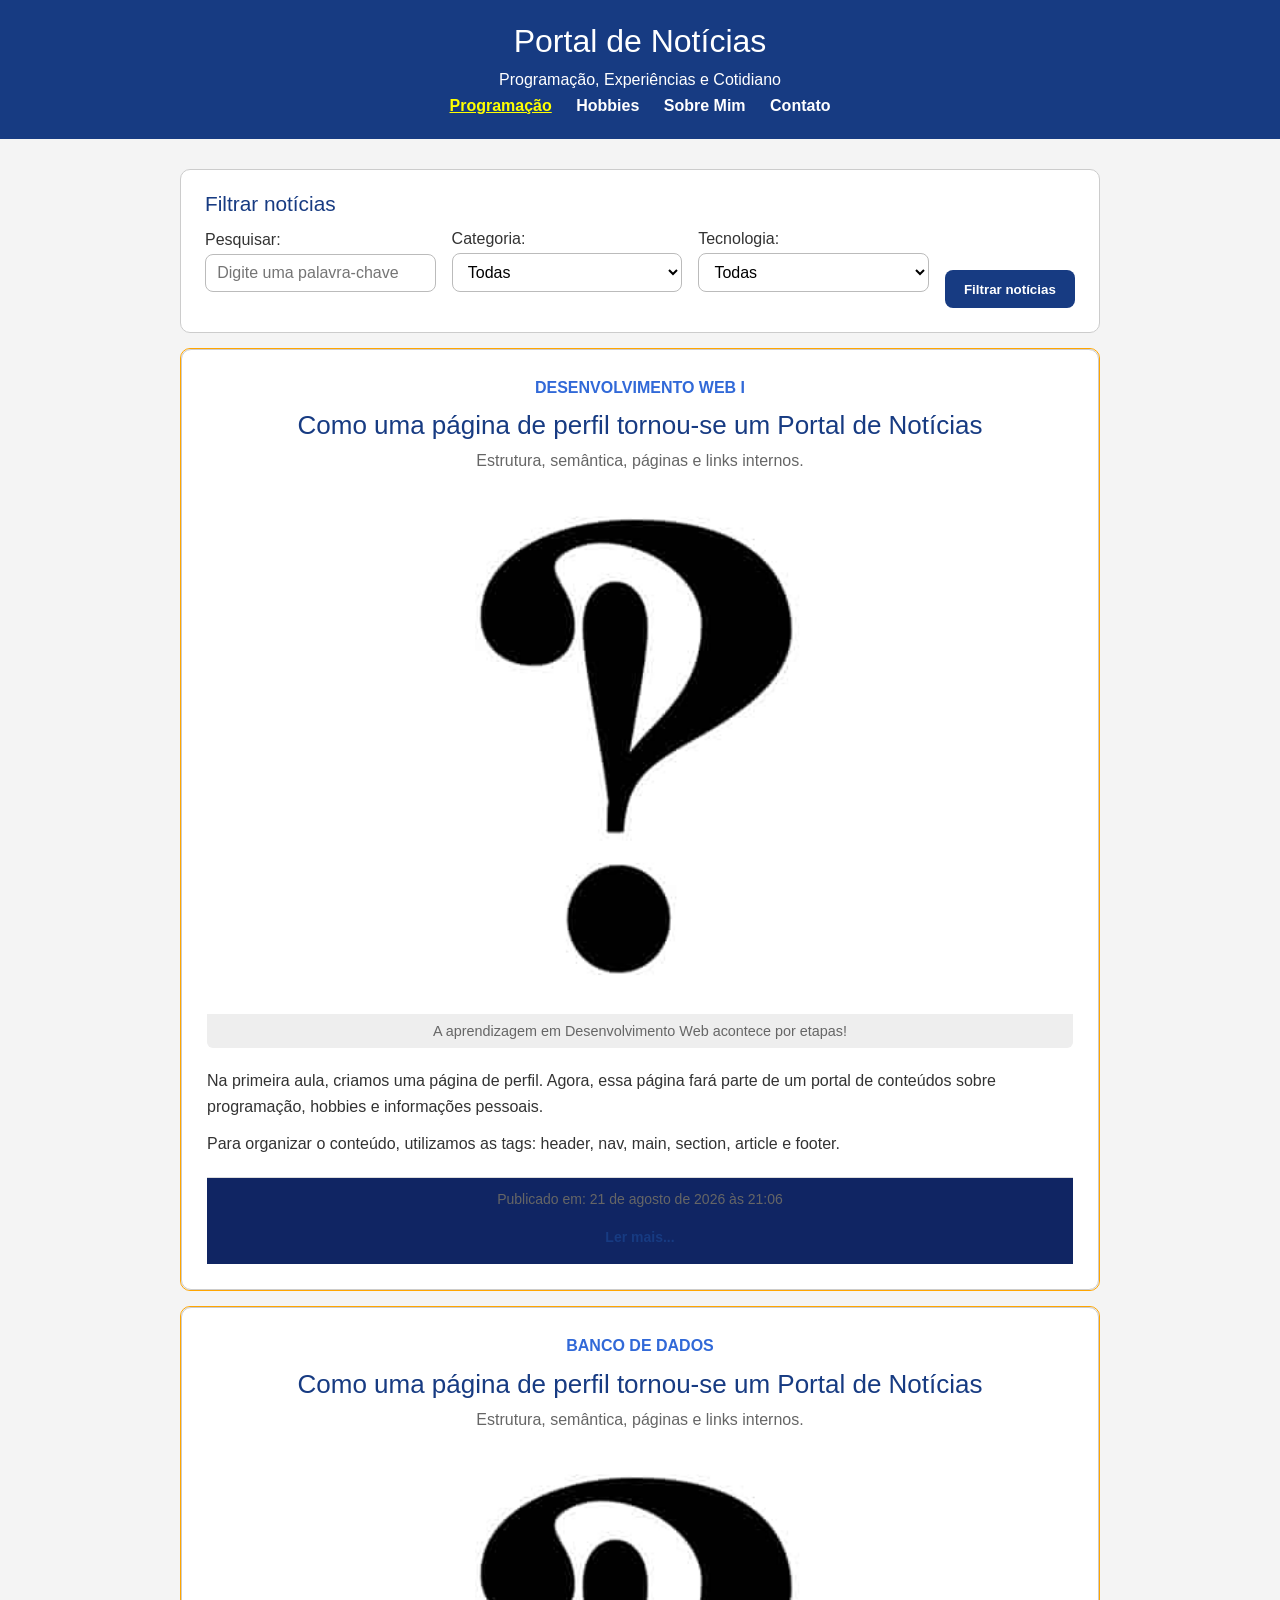
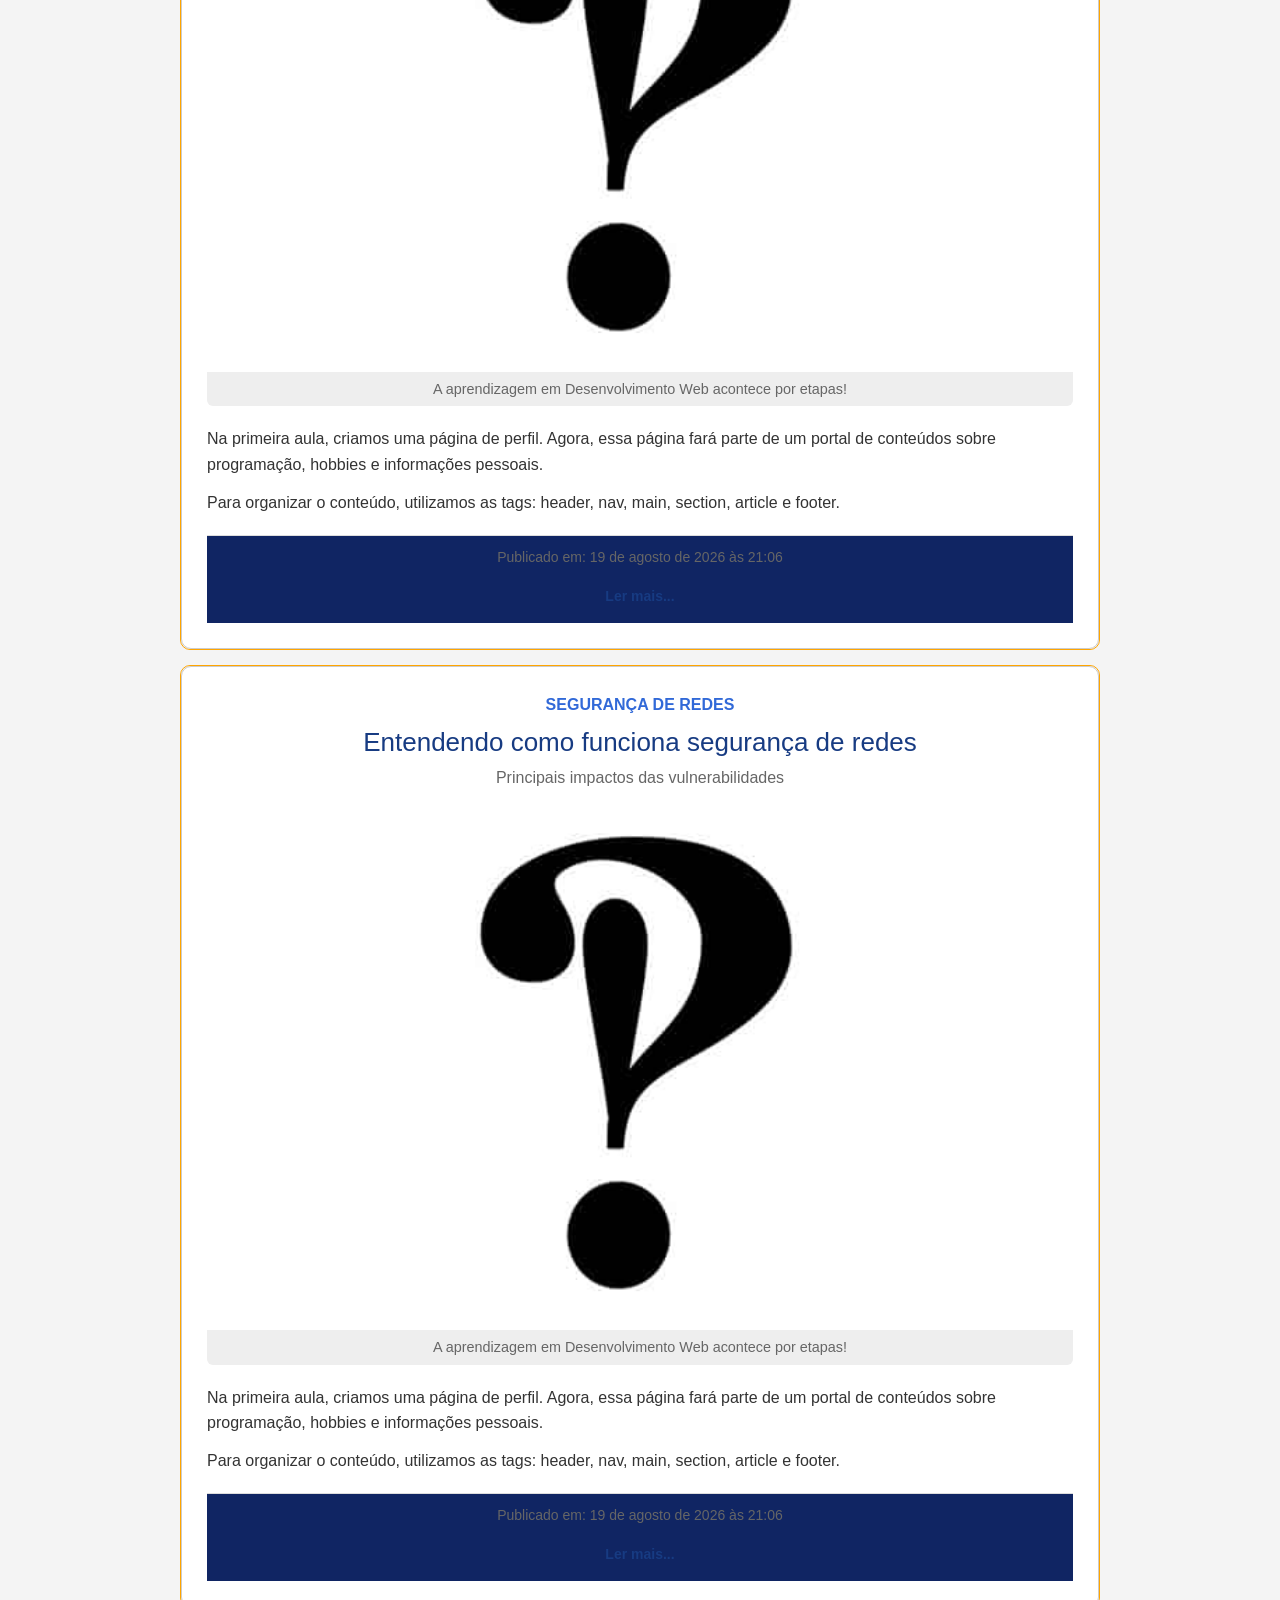
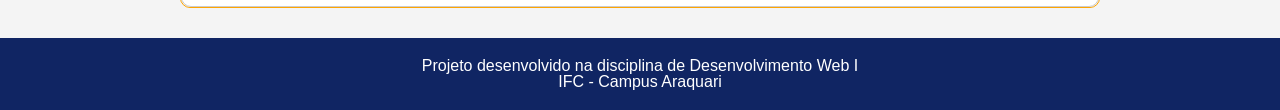
<file: index.html>
<!doctype html>
<html lang="pt-BR">
  <head>
    <meta charset="UTF-8" />
    <meta name="viewport" content="width=device-width, initial-scale=1.0" />
    <title>Portal de Notícias</title>
    <link rel="stylesheet" href="./css/reset.css" />
    <link rel="stylesheet" href="./css/global.css" />
    <link rel="stylesheet" href="./css/style.css" />
  </head>

  <body>
    <header>
      <h1>Portal de Notícias</h1>
      <p>Programação, Experiências e Cotidiano</p>

      <nav>
        <ul>
          <li><a href="index.html" aria-current="page">Programação</a></li>
          <li><a href="hobbies.html">Hobbies</a></li>
          <li><a href="perfil.html">Sobre Mim</a></li>
          <li><a href="contato.html">Contato</a></li>
        </ul>
      </nav>
    </header>

    <!-- Conteúdo principal -->
    <main>
      <!-- Filtro de notícias -->
      <section class="filtro-noticias">
        <h2>Filtrar notícias</h2>

        <form method="get" action="index.html">
          <div class="campo">
            <label for="busca">Pesquisar:</label>
            <input
              type="search"
              id="busca"
              name="busca"
              placeholder="Digite uma palavra-chave"
            />
          </div>

          <div class="campo">
            <label for="categoria">Categoria:</label>
            <select id="categoria" name="categoria">
              <option value="">Todas</option>
              <option value="desenvolvimento-web">Desenvolvimento Web</option>
              <option value="banco-de-dados">Banco de Dados</option>
              <option value="seguranca-redes">Segurança de Redes</option>
            </select>
          </div>

          <div class="campo">
            <label for="tecnologia">Tecnologia:</label>
            <select id="tecnologia" name="tecnologia">
              <option value="">Todas</option>
              <option value="html">HTML</option>
              <option value="css">CSS</option>
              <option value="javascript">JavaScript</option>
              <option value="mysql">MySQL</option>
            </select>
          </div>

          <button type="submit">Filtrar notícias</button>
        </form>
      </section>

      <!-- Notícia 1 -->
      <section>
        <article>
          <header>
            <p class="categoria">Desenvolvimento Web I</p>
            <h3>Como uma página de perfil tornou-se um Portal de Notícias</h3>
            <p class="subtitulo">
              Estrutura, semântica, páginas e links internos.
            </p>
          </header>

          <figure class="imagem-publicacao">
            <img src="./img/interrobang.jpg" alt="interrobang" />
            <figcaption>
              A aprendizagem em Desenvolvimento Web acontece por etapas!
            </figcaption>
          </figure>

          <p>
            Na primeira aula, criamos uma página de perfil. Agora, essa página
            fará parte de um portal de conteúdos sobre programação, hobbies e
            informações pessoais.
          </p>

          <p>
            Para organizar o conteúdo, utilizamos as tags:
            <strong>header</strong>, <strong>nav</strong>,
            <strong>main</strong>, <strong>section</strong>,
            <strong>article</strong> e <strong>footer</strong>.
          </p>

          <footer>
            <p>
              Publicado em:
              <time datetime="2026-08-21T21:06"
                >21 de agosto de 2026 às 21:06</time
              >
            </p>
            <a href="./noticias/noticia-html.html">Ler mais...</a>
          </footer>
        </article>
      </section>

      <!-- Notícia 2 -->
      <section>
        <article>
          <header>
            <p class="categoria">Banco de Dados</p>
            <h3>Como uma página de perfil tornou-se um Portal de Notícias</h3>
            <p class="subtitulo">
              Estrutura, semântica, páginas e links internos.
            </p>
          </header>

          <figure class="imagem-publicacao">
            <img src="./img/interrobang.jpg" alt="interrobang" />
            <figcaption>
              A aprendizagem em Desenvolvimento Web acontece por etapas!
            </figcaption>
          </figure>

          <p>
            Na primeira aula, criamos uma página de perfil. Agora, essa página
            fará parte de um portal de conteúdos sobre programação, hobbies e
            informações pessoais.
          </p>

          <p>
            Para organizar o conteúdo, utilizamos as tags:
            <strong>header</strong>, <strong>nav</strong>,
            <strong>main</strong>, <strong>section</strong>,
            <strong>article</strong> e <strong>footer</strong>.
          </p>

          <footer>
            <p>
              Publicado em:
              <time datetime="2026-08-19T21:06"
                >19 de agosto de 2026 às 21:06</time
              >
            </p>
            <a href="./noticias/noticia-banco-dados.html">Ler mais...</a>
          </footer>
        </article>
      </section>

      <!-- Notícia 3 -->
      <section>
        <article>
          <header>
            <p class="categoria">Segurança de Redes</p>
            <h3>Entendendo como funciona segurança de redes</h3>
            <p class="subtitulo">Principais impactos das vulnerabilidades</p>
          </header>

          <figure class="imagem-publicacao">
            <img src="./img/interrobang.jpg" alt="interrobang" />
            <figcaption>
              A aprendizagem em Desenvolvimento Web acontece por etapas!
            </figcaption>
          </figure>

          <p>
            Na primeira aula, criamos uma página de perfil. Agora, essa página
            fará parte de um portal de conteúdos sobre programação, hobbies e
            informações pessoais.
          </p>

          <p>
            Para organizar o conteúdo, utilizamos as tags:
            <strong>header</strong>, <strong>nav</strong>,
            <strong>main</strong>, <strong>section</strong>,
            <strong>article</strong> e <strong>footer</strong>.
          </p>

          <footer>
            <p>
              Publicado em:
              <time datetime="2026-08-19T21:06"
                >19 de agosto de 2026 às 21:06</time
              >
            </p>
            <a href="./noticias/noticia-html.html">Ler mais...</a>
          </footer>
        </article>
      </section>
    </main>

    <footer>
      <p>Projeto desenvolvido na disciplina de Desenvolvimento Web I</p>
      <p>IFC - Campus Araquari</p>
    </footer>
  </body>
</html>
</file>
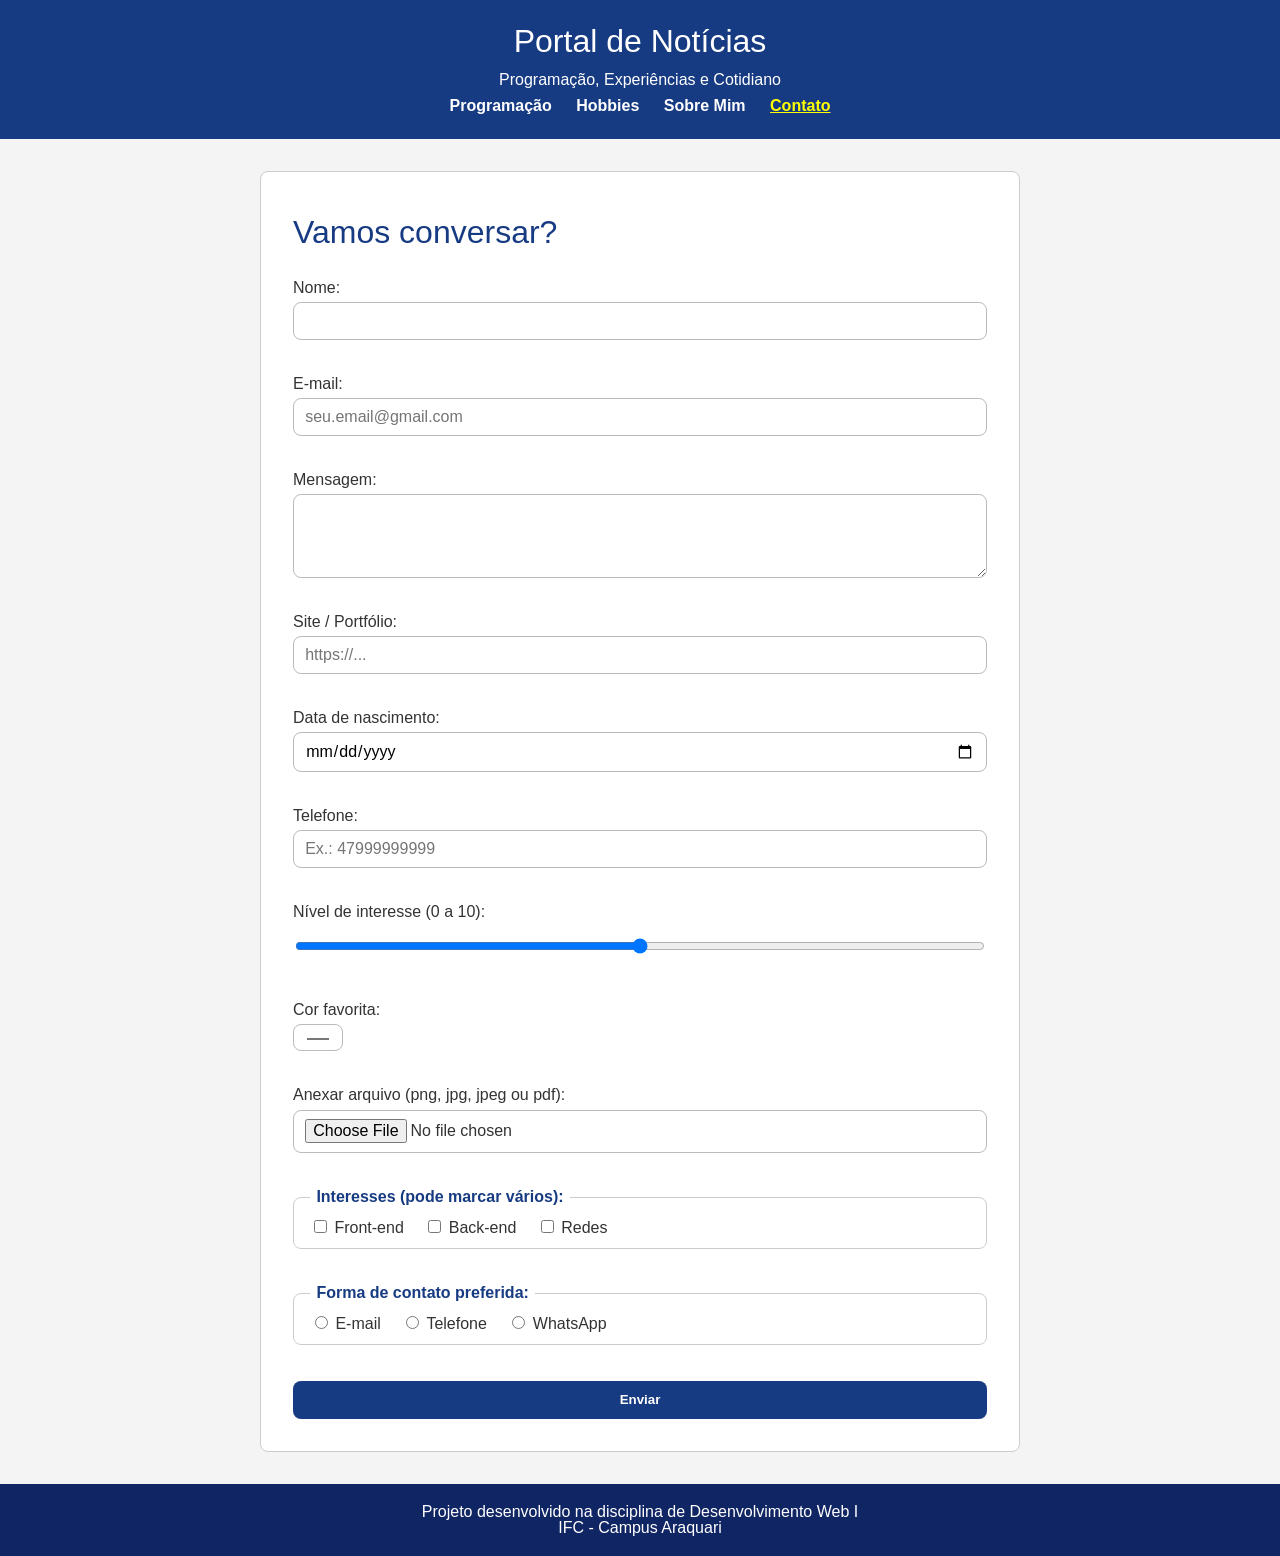
<file: contato.html>
<!doctype html>
<html lang="pt-BR">
  <head>
    <meta charset="UTF-8" />
    <meta name="viewport" content="width=device-width, initial-scale=1.0" />
    <title>Contato</title>
    <link rel="stylesheet" href="./css/reset.css" />
    <link rel="stylesheet" href="./css/global.css" />
    <link rel="stylesheet" href="./css/contato.css" />
  </head>

  <body>
    <header>
      <h1>Portal de Notícias</h1>
      <p>Programação, Experiências e Cotidiano</p>

      <nav>
        <ul>
          <li><a href="index.html">Programação</a></li>
          <li><a href="hobbies.html">Hobbies</a></li>
          <li><a href="perfil.html">Sobre Mim</a></li>
          <li><a href="contato.html" aria-current="page">Contato</a></li>
        </ul>
      </nav>
    </header>

    <!-- Conteúdo principal -->
    <main class="pagina-contato">
      <section class="contato">
        <header>
          <h1>Vamos conversar?</h1>
        </header>

        <form method="post" action="#" enctype="multipart/form-data">
          <div class="campo">
            <label for="nome">Nome:</label>
            <input
              type="text"
              name="nome"
              id="nome"
              required
              minlength="3"
              maxlength="60"
            />
          </div>

          <div class="campo">
            <label for="email">E-mail:</label>
            <input
              type="email"
              name="email"
              id="email"
              placeholder="seu.email@gmail.com"
              required
            />
          </div>

          <div class="campo">
            <label for="mensagem">Mensagem:</label>
            <textarea
              name="mensagem"
              id="mensagem"
              rows="4"
              required
              minlength="10"
              maxlength="500"
            ></textarea>
          </div>

          <!-- Novos campos -->
          <div class="campo">
            <label for="site">Site / Portfólio:</label>
            <input type="url" name="site" id="site" placeholder="https://..." />
          </div>

          <div class="campo">
            <label for="nascimento">Data de nascimento:</label>
            <input type="date" name="nascimento" id="nascimento" />
          </div>

          <div class="campo">
            <label for="telefone">Telefone:</label>
            <input
              type="tel"
              name="telefone"
              id="telefone"
              pattern="[0-9]{10,11}"
              placeholder="Ex.: 47999999999"
            />
          </div>

          <div class="campo">
            <label for="interesse">Nível de interesse (0 a 10):</label>
            <input
              type="range"
              name="interesse"
              id="interesse"
              min="0"
              max="10"
              value="5"
            />
          </div>

          <div class="campo">
            <label for="cor">Cor favorita:</label>
            <input type="color" name="cor" id="cor" value="#173b82" />
          </div>

          <div class="campo">
            <label for="anexo">Anexar arquivo (png, jpg, jpeg ou pdf):</label>
            <input
              type="file"
              id="anexo"
              name="anexo"
              accept=".png,.jpg,.jpeg,.pdf"
            />
          </div>

          <fieldset>
            <legend>Interesses (pode marcar vários):</legend>
            <label>
              <input type="checkbox" name="interesses" value="frontend" />
              Front-end
            </label>
            <label>
              <input type="checkbox" name="interesses" value="backend" />
              Back-end
            </label>
            <label>
              <input type="checkbox" name="interesses" value="redes" />
              Redes
            </label>
          </fieldset>

          <fieldset>
            <legend>Forma de contato preferida:</legend>
            <label>
              <input type="radio" name="preferencia" value="email" required />
              E-mail
            </label>
            <label>
              <input type="radio" name="preferencia" value="telefone" />
              Telefone
            </label>
            <label>
              <input type="radio" name="preferencia" value="whatsapp" />
              WhatsApp
            </label>
          </fieldset>

          <button type="submit">Enviar</button>
        </form>
      </section>
    </main>

    <footer>
      <p>Projeto desenvolvido na disciplina de Desenvolvimento Web I</p>
      <p>IFC - Campus Araquari</p>
    </footer>
  </body>
</html>
</file>
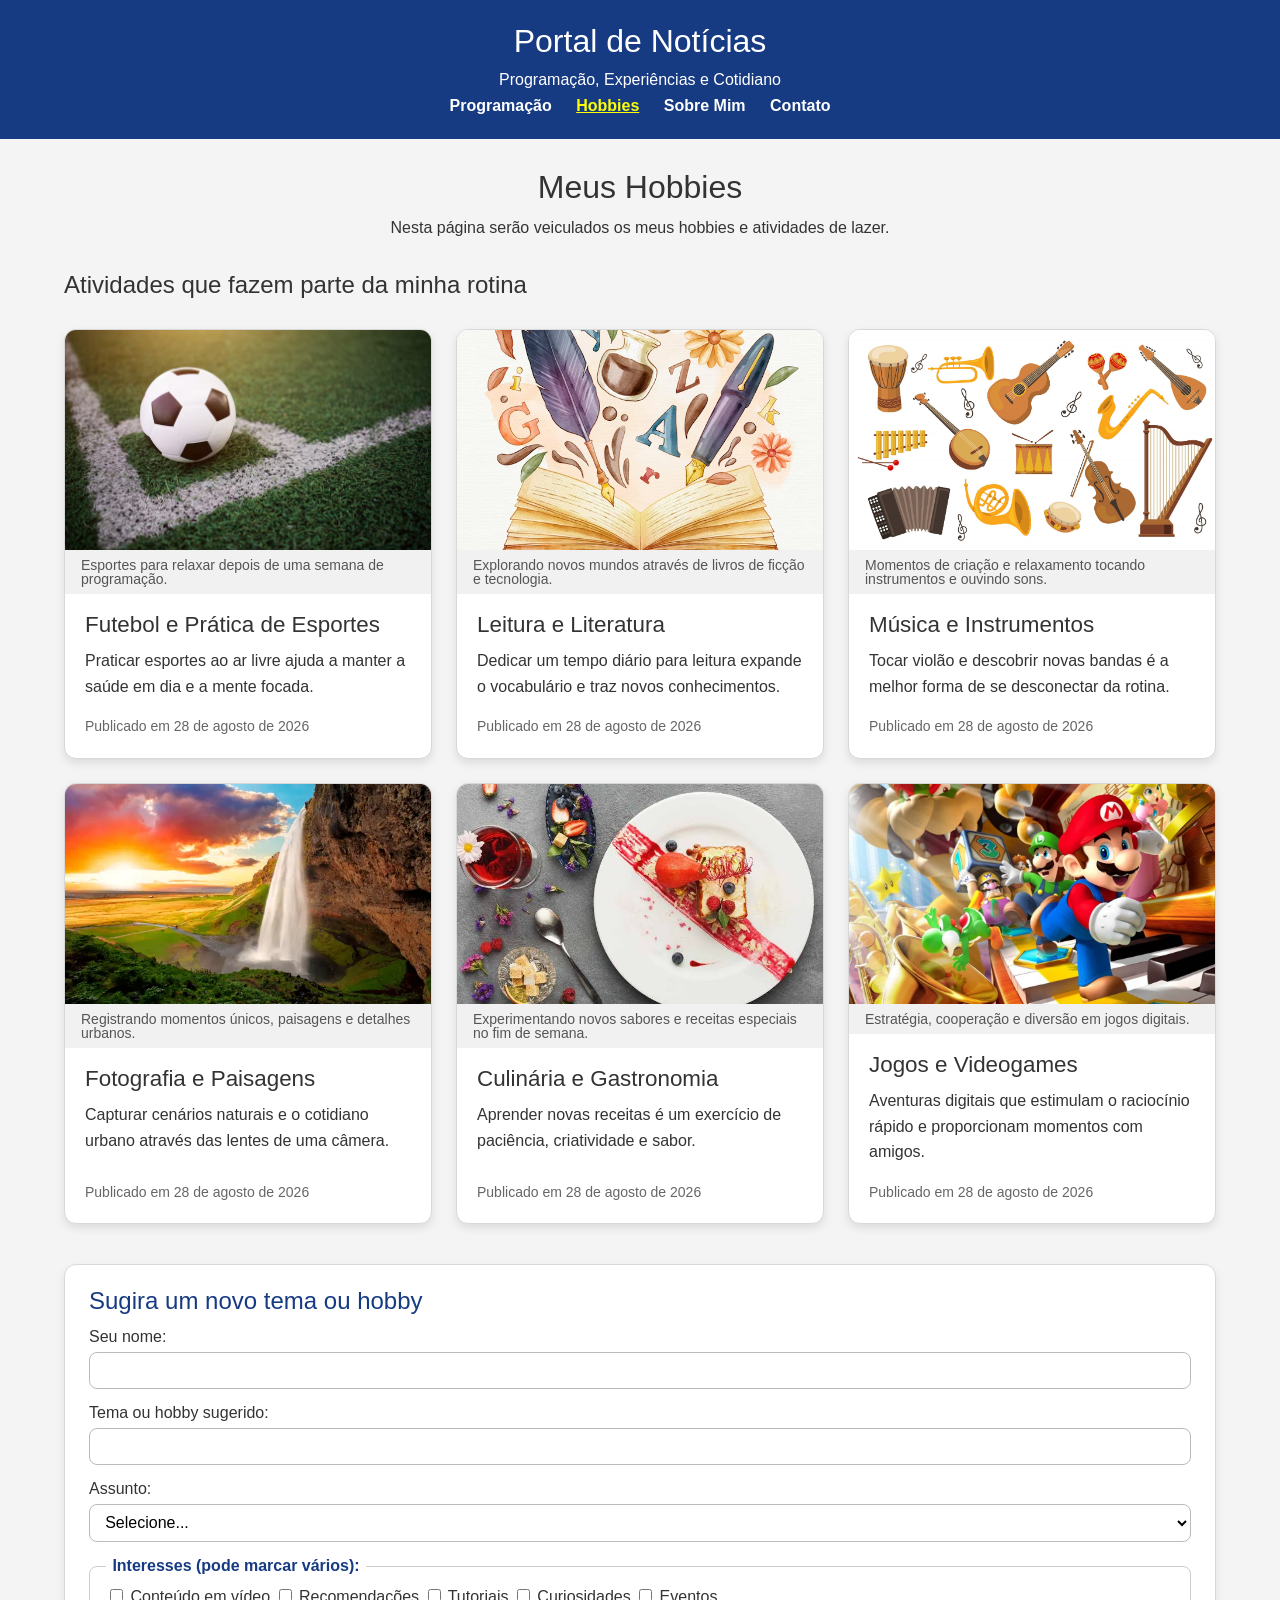
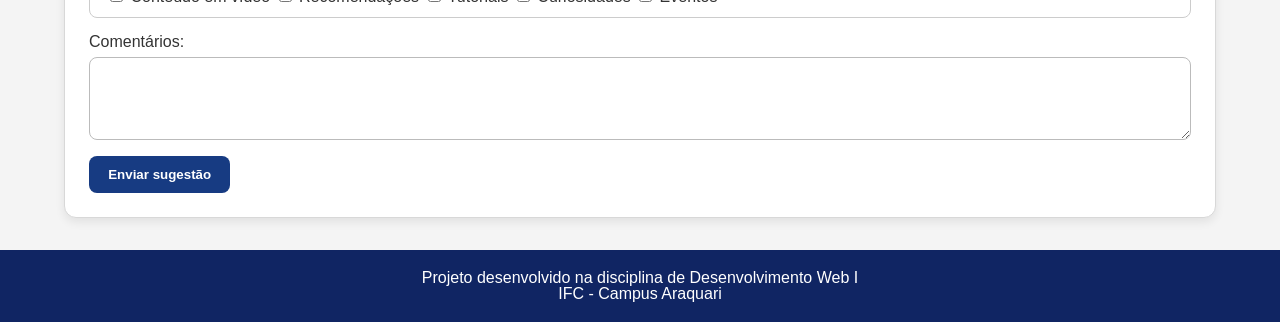
<file: hobbies.html>
<!doctype html>
<html lang="pt-BR">
  <head>
    <meta charset="UTF-8" />
    <meta name="viewport" content="width=device-width, initial-scale=1.0" />
    <title>Hobbies - Meu Portal de Notícias</title>
    <link rel="stylesheet" href="./css/reset.css" />
    <link rel="stylesheet" href="./css/global.css" />
    <link rel="stylesheet" href="./css/hobbies.css" />
  </head>
  <body>
    <header>
      <h1>Portal de Notícias</h1>
      <p>Programação, Experiências e Cotidiano</p>

      <nav>
        <ul>
          <li><a href="index.html">Programação</a></li>
          <li><a href="hobbies.html" aria-current="page">Hobbies</a></li>
          <li><a href="perfil.html">Sobre Mim</a></li>
          <li><a href="contato.html">Contato</a></li>
        </ul>
      </nav>
    </header>

    <main class="container">
      <section class="introducao-hobbies">
        <h2>Meus Hobbies</h2>
        <p>
          Nesta página serão veiculados os meus hobbies e atividades de lazer.
        </p>
      </section>

      <section class="galeria-hobbies">
        <h2 class="titulo-galeria">
          Atividades que fazem parte da minha rotina
        </h2>

        <!-- Card 1: Esportes -->
        <article class="cartao-hobby">
          <figure>
            <img src="./img/hobbies/esportes.avif" alt="Prática de Esportes" />
            <figcaption>
              Esportes para relaxar depois de uma semana de programação.
            </figcaption>
          </figure>

          <div class="conteudo-cartao">
            <h3>Futebol e Prática de Esportes</h3>
            <p>
              Praticar esportes ao ar livre ajuda a manter a saúde em dia e a
              mente focada.
            </p>
            <p class="data-publicacao">
              Publicado em
              <time datetime="2026-08-28"> 28 de agosto de 2026 </time>
            </p>
          </div>
        </article>

        <!-- Card 2: Leitura -->
        <article class="cartao-hobby">
          <figure>
            <img src="./img/hobbies/leitura.avif" alt="Hábito da Leitura" />
            <figcaption>
              Explorando novos mundos através de livros de ficção e tecnologia.
            </figcaption>
          </figure>

          <div class="conteudo-cartao">
            <h3>Leitura e Literatura</h3>
            <p>
              Dedicar um tempo diário para leitura expande o vocabulário e traz
              novos conhecimentos.
            </p>
            <p class="data-publicacao">
              Publicado em
              <time datetime="2026-08-28"> 28 de agosto de 2026 </time>
            </p>
          </div>
        </article>

        <!-- Card 3: Música -->
        <article class="cartao-hobby">
          <figure>
            <img
              src="./img/hobbies/instrumentos.jpg"
              alt="Tocando Instrumentos Musicais"
            />
            <figcaption>
              Momentos de criação e relaxamento tocando instrumentos e ouvindo
              sons.
            </figcaption>
          </figure>

          <div class="conteudo-cartao">
            <h3>Música e Instrumentos</h3>
            <p>
              Tocar violão e descobrir novas bandas é a melhor forma de se
              desconectar da rotina.
            </p>
            <p class="data-publicacao">
              Publicado em
              <time datetime="2026-08-28"> 28 de agosto de 2026 </time>
            </p>
          </div>
        </article>

        <!-- Card 4: Fotografia -->
        <article class="cartao-hobby">
          <figure>
            <img
              src="./img/hobbies/paisagem.webp"
              alt="Fotografia de Paisagens"
            />
            <figcaption>
              Registrando momentos únicos, paisagens e detalhes urbanos.
            </figcaption>
          </figure>

          <div class="conteudo-cartao">
            <h3>Fotografia e Paisagens</h3>
            <p>
              Capturar cenários naturais e o cotidiano urbano através das lentes
              de uma câmera.
            </p>
            <p class="data-publicacao">
              Publicado em
              <time datetime="2026-08-28"> 28 de agosto de 2026 </time>
            </p>
          </div>
        </article>

        <!-- Card 5: Culinária -->
        <article class="cartao-hobby">
          <figure>
            <img
              src="./img/hobbies/gastronomia.jpeg"
              alt="Cozinhando Novas Receitas"
            />
            <figcaption>
              Experimentando novos sabores e receitas especiais no fim de
              semana.
            </figcaption>
          </figure>

          <div class="conteudo-cartao">
            <h3>Culinária e Gastronomia</h3>
            <p>
              Aprender novas receitas é um exercício de paciência, criatividade
              e sabor.
            </p>
            <p class="data-publicacao">
              Publicado em
              <time datetime="2026-08-28"> 28 de agosto de 2026 </time>
            </p>
          </div>
        </article>

        <!-- Card 6: Games -->
        <article class="cartao-hobby">
          <figure>
            <img src="./img/hobbies/games.jpg" alt="Jogando Videogames" />
            <figcaption>
              Estratégia, cooperação e diversão em jogos digitais.
            </figcaption>
          </figure>

          <div class="conteudo-cartao">
            <h3>Jogos e Videogames</h3>
            <p>
              Aventuras digitais que estimulam o raciocínio rápido e
              proporcionam momentos com amigos.
            </p>
            <p class="data-publicacao">
              Publicado em
              <time datetime="2026-08-28"> 28 de agosto de 2026 </time>
            </p>
          </div>
        </article>
      </section>

      <!-- Formulário de sugestão de hobby -->
      <section class="sugestao-hobby">
        <h2>Sugira um novo tema ou hobby</h2>

        <form method="post" action="#">
          <div class="campo">
            <label for="nome-sugestao">Seu nome:</label>
            <input
              type="text"
              id="nome-sugestao"
              name="nome-sugestao"
              required
              minlength="3"
              maxlength="60"
            />
          </div>

          <div class="campo">
            <label for="hobby-sugerido">Tema ou hobby sugerido:</label>
            <input
              type="text"
              id="hobby-sugerido"
              name="hobby-sugerido"
              required
              minlength="3"
              maxlength="80"
            />
          </div>

          <div class="campo">
            <label for="assunto">Assunto:</label>
            <select id="assunto" name="assunto" required>
              <option value="">Selecione...</option>
              <option value="musica">Música</option>
              <option value="cinema">Cinema</option>
              <option value="esportes">Esportes</option>
              <option value="jogos">Jogos</option>
              <option value="leitura">Leitura</option>
              <option value="tecnologia">Tecnologia</option>
              <option value="outros">Outros</option>
            </select>
          </div>

          <fieldset>
            <legend>Interesses (pode marcar vários):</legend>

            <label>
              <input type="checkbox" name="interesses" value="video" />
              Conteúdo em vídeo
            </label>
            <label>
              <input type="checkbox" name="interesses" value="recomendacoes" />
              Recomendações
            </label>
            <label>
              <input type="checkbox" name="interesses" value="tutoriais" />
              Tutoriais
            </label>
            <label>
              <input type="checkbox" name="interesses" value="curiosidades" />
              Curiosidades
            </label>
            <label>
              <input type="checkbox" name="interesses" value="eventos" />
              Eventos
            </label>
          </fieldset>

          <div class="campo">
            <label for="comentario-hobby">Comentários:</label>
            <textarea
              id="comentario-hobby"
              name="comentario-hobby"
              rows="4"
              maxlength="400"
            ></textarea>
          </div>

          <button type="submit">Enviar sugestão</button>
        </form>
      </section>
    </main>

    <footer>
      <p>Projeto desenvolvido na disciplina de Desenvolvimento Web I</p>
      <p>IFC - Campus Araquari</p>
    </footer>
  </body>
</html>
</file>
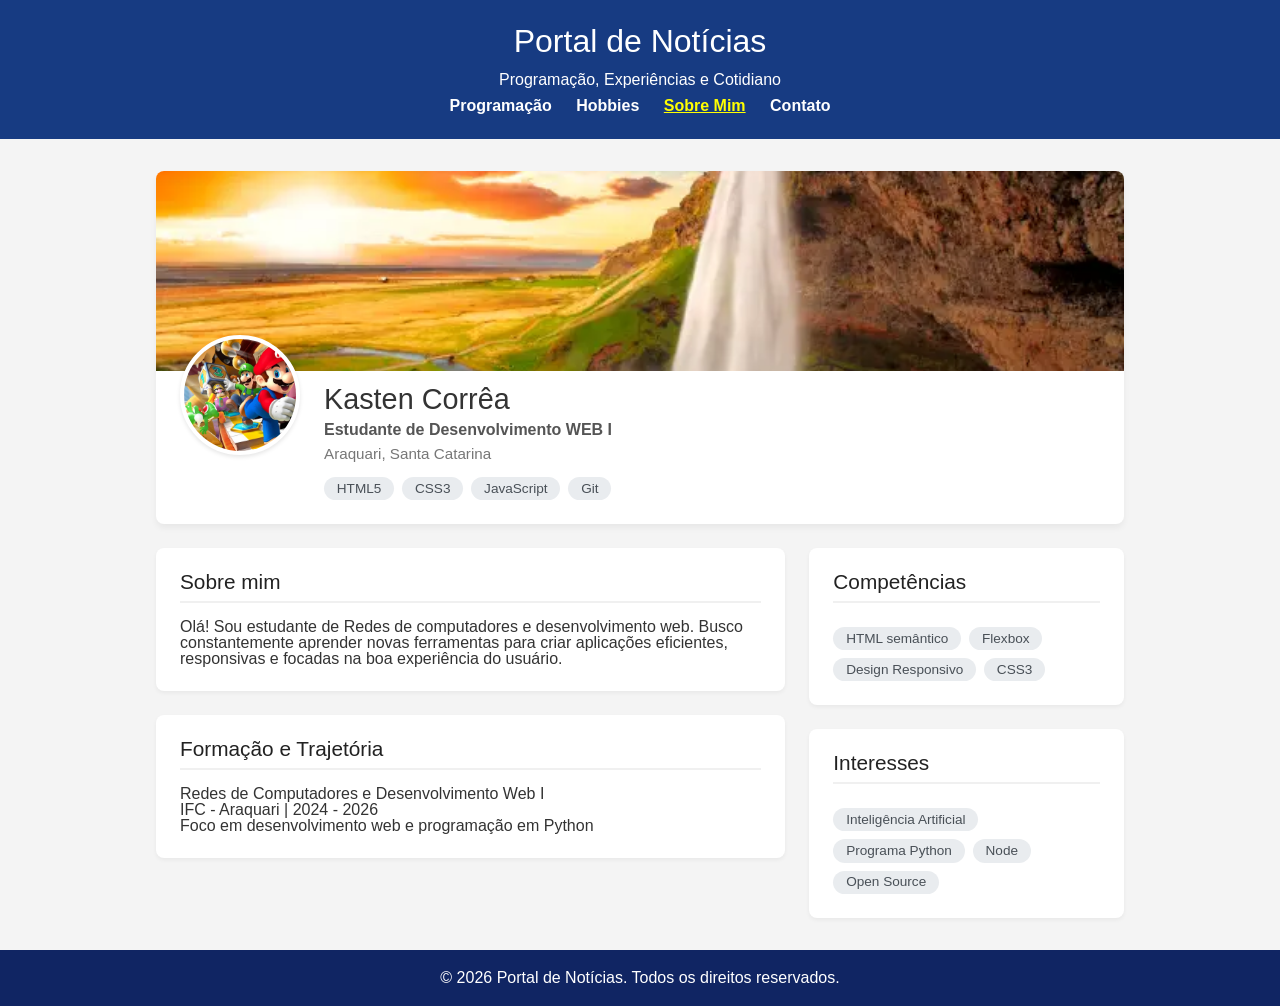
<file: perfil.html>
<!DOCTYPE html>
<html lang="pt-BR">
<head>
  <meta charset="UTF-8">
  <meta name="viewport" content="width=device-width, initial-scale=1.0">
  <title>Perfil do Estudante - Portal de Notícias</title>
  <link rel="stylesheet" href="css/reset.css">
  <link rel="stylesheet" href="css/global.css">
  <link rel="stylesheet" href="css/perfil.css">
</head>
<body>

  <header>
    <h1>Portal de Notícias</h1>
    <p>Programação, Experiências e Cotidiano</p>

    <nav>
      <ul>
        <li><a href="index.html">Programação</a></li>
        <li><a href="hobbies.html">Hobbies</a></li>
        <li><a href="perfil.html" aria-current="page">Sobre Mim</a></li>
        <li><a href="contato.html">Contato</a></li>
      </ul>
    </nav>
  </header>

  <main class="main-perfil">
    
    <section class="card-perfil-topo">
      <div class="container-capa">
        <img src="img/hobbies/paisagem.webp" alt="Imagem de capa do perfil" class="imagem-capa">
      </div>
      <div class="container-info-principal">
        <figure class="figura-avatar">
          <img src="img/hobbies/games.jpg" alt="Fotografia de perfil do estudante" class="imagem-avatar">
        </figure>
        <div class="informacoes-perfil">
          <h2>Kasten Corrêa</h2>
          <p class="area-atuacao">Estudante de Desenvolvimento WEB I</p>
          <p class="localizacao">Araquari, Santa Catarina</p>
          <div class="badges-tecnologias">
            <span>HTML5</span>
            <span>CSS3</span>
            <span>JavaScript</span>
            <span>Git</span>
          </div>
        </div>
      </div>
    </section>

    <div class="container-colunas">
      
      <div class="coluna-principal">
        <section class="card">
          <h3>Sobre mim</h3>
          <p>Olá! Sou estudante de Redes de computadores e desenvolvimento web. Busco constantemente aprender novas ferramentas para criar aplicações eficientes, responsivas e focadas na boa experiência do usuário.</p>
        </section>

        <section class="card">
          <h3>Formação e Trajetória</h3>
          <article class="item-trajetoria">
            <h4>Redes de Computadores e Desenvolvimento Web I</h4>
            <p>IFC - Araquari | 2024 - 2026</p>
            <p>Foco em desenvolvimento web e programação em Python</p>
          </article>
        </section>
      </div>

      <aside class="coluna-lateral">
        <section class="card">
          <h3>Competências</h3>
          <div class="lista-tags">
            <span>HTML semântico</span>
            <span>Flexbox</span>
            <span>Design Responsivo</span>
            <span>CSS3</span>
          </div>
        </section>

        <section class="card">
          <h3>Interesses</h3>
          <div class="lista-tags">
            <span>Inteligência Artificial</span>
            <span>Programa Python</span>
            <span>Node</span>
            <span>Open Source</span>
          </div>
        </section>
      </aside>

    </div>

  </main>

  <footer>
    <p>&copy; 2026 Portal de Notícias. Todos os direitos reservados.</p>
  </footer>

</body>
</html>
</file>
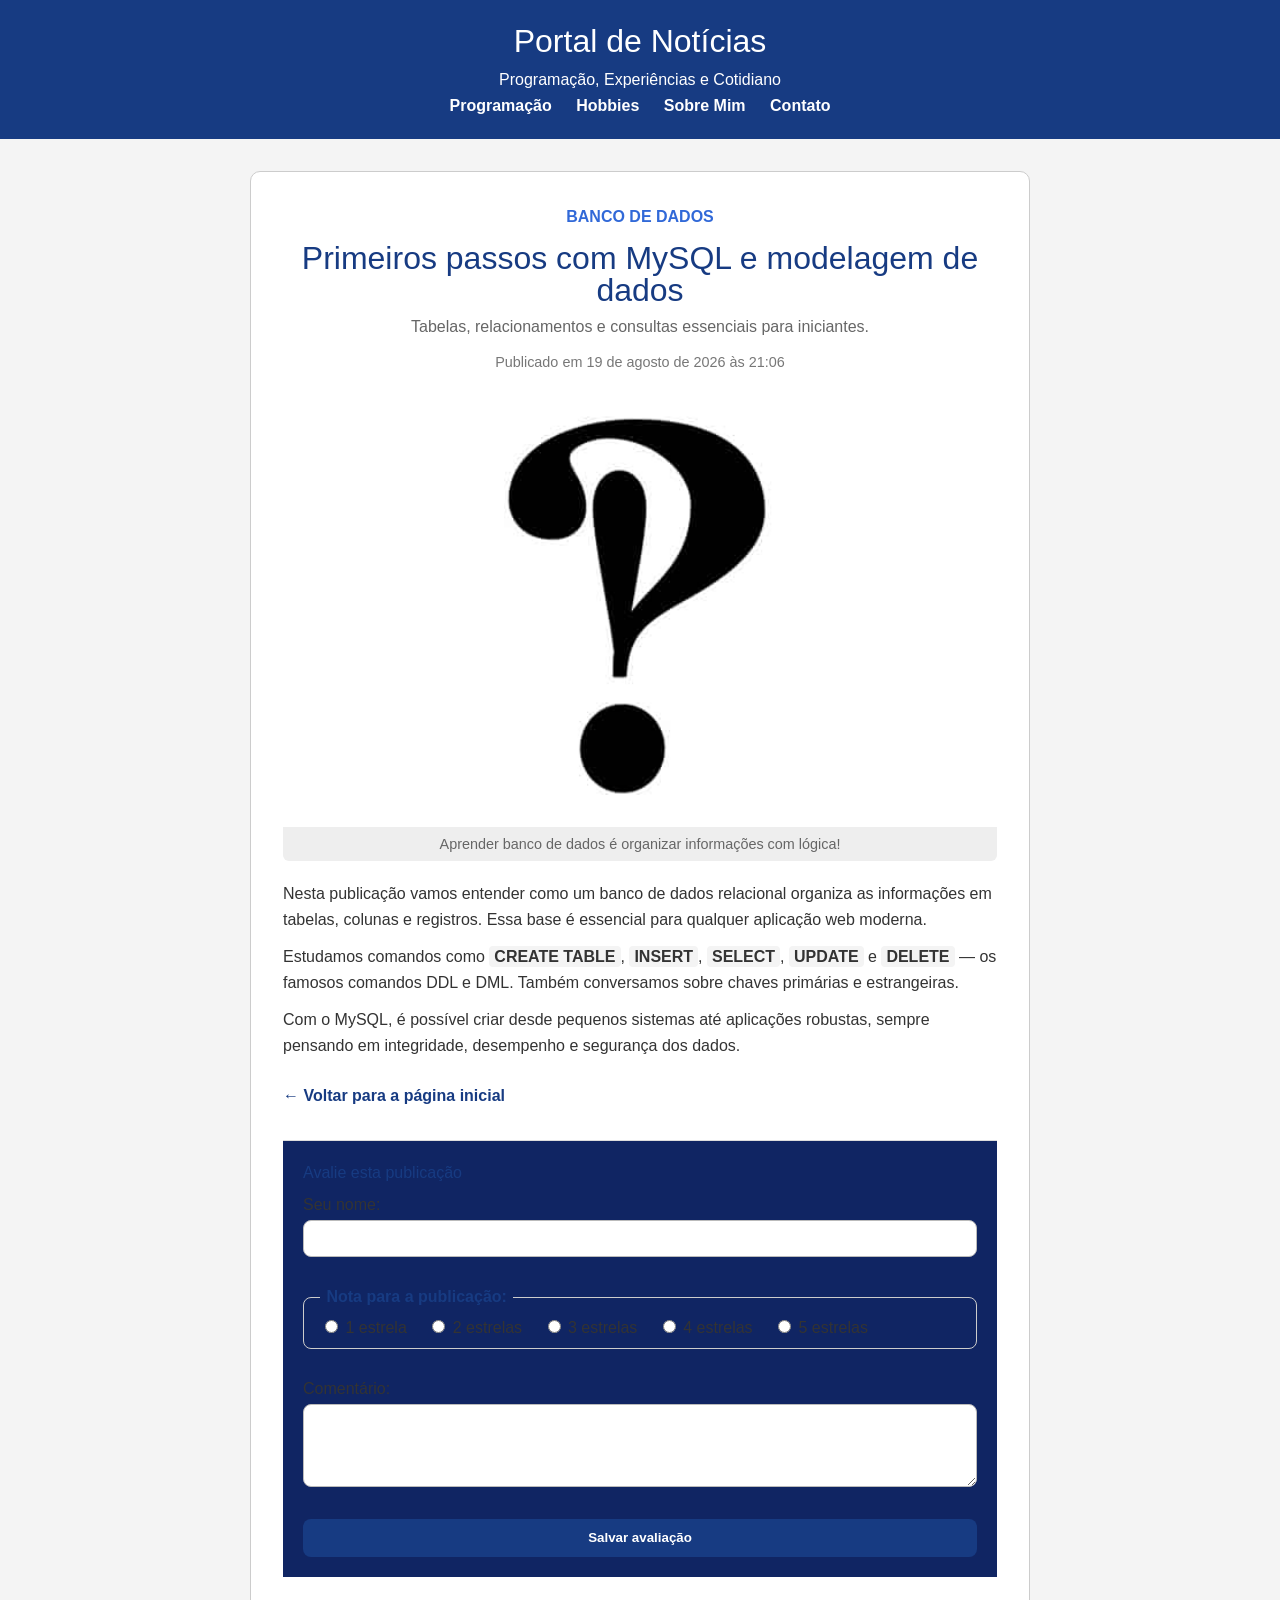
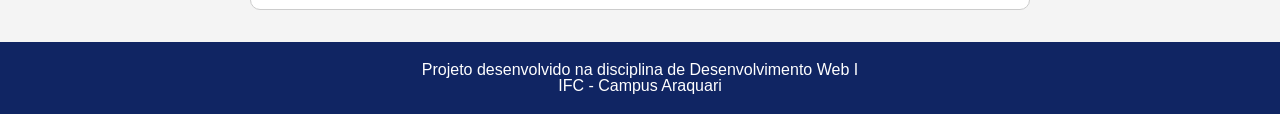
<file: noticias/noticia-banco-dados.html>
<!doctype html>
<html lang="pt-BR">
  <head>
    <meta charset="UTF-8" />
    <meta name="viewport" content="width=device-width, initial-scale=1.0" />
    <title>Notícia — Banco de Dados | Portal de Notícias</title>
    <link rel="stylesheet" href="../css/reset.css" />
    <link rel="stylesheet" href="../css/global.css" />
    <link rel="stylesheet" href="../css/style.css" />
    <link rel="stylesheet" href="../css/noticia.css" />
  </head>

  <body>
    <header>
      <h1>Portal de Notícias</h1>
      <p>Programação, Experiências e Cotidiano</p>

      <nav>
        <ul>
          <li><a href="../index.html">Programação</a></li>
          <li><a href="../hobbies.html">Hobbies</a></li>
          <li><a href="../perfil.html">Sobre Mim</a></li>
          <li><a href="../contato.html">Contato</a></li>
        </ul>
      </nav>
    </header>

    <main class="pagina-noticia">
      <article class="noticia-completa">
        <header>
          <p class="categoria">Banco de Dados</p>
          <h2>Primeiros passos com MySQL e modelagem de dados</h2>
          <p class="subtitulo">
            Tabelas, relacionamentos e consultas essenciais para iniciantes.
          </p>
          <p class="data-publicacao">
            Publicado em
            <time datetime="2026-08-19T21:06"
              >19 de agosto de 2026 às 21:06</time
            >
          </p>
        </header>

        <figure class="imagem-publicacao">
          <img src="../img/interrobang.jpg" alt="Símbolo interrobang" />
          <figcaption>
            Aprender banco de dados é organizar informações com lógica!
          </figcaption>
        </figure>

        <p>
          Nesta publicação vamos entender como um banco de dados relacional
          organiza as informações em tabelas, colunas e registros. Essa base é
          essencial para qualquer aplicação web moderna.
        </p>

        <p>
          Estudamos comandos como <code>CREATE TABLE</code>,
          <code>INSERT</code>, <code>SELECT</code>, <code>UPDATE</code> e
          <code>DELETE</code> — os famosos comandos DDL e DML. Também
          conversamos sobre chaves primárias e estrangeiras.
        </p>

        <p>
          Com o MySQL, é possível criar desde pequenos sistemas até aplicações
          robustas, sempre pensando em integridade, desempenho e segurança dos
          dados.
        </p>

        <p class="voltar">
          <a href="../index.html">← Voltar para a página inicial</a>
        </p>

        <footer class="avaliacao">
          <h2>Avalie esta publicação</h2>

          <form method="post" action="#">
            <div class="campo">
              <label for="nome-avaliacao">Seu nome:</label>
              <input
                type="text"
                id="nome-avaliacao"
                name="nome-avaliacao"
                required
                minlength="3"
                maxlength="60"
              />
            </div>

            <fieldset>
              <legend>Nota para a publicação:</legend>

              <label>
                <input type="radio" name="nota" value="1" required /> 1 estrela
              </label>
              <label>
                <input type="radio" name="nota" value="2" /> 2 estrelas
              </label>
              <label>
                <input type="radio" name="nota" value="3" /> 3 estrelas
              </label>
              <label>
                <input type="radio" name="nota" value="4" /> 4 estrelas
              </label>
              <label>
                <input type="radio" name="nota" value="5" /> 5 estrelas
              </label>
            </fieldset>

            <div class="campo">
              <label for="comentario">Comentário:</label>
              <textarea
                id="comentario"
                name="comentario"
                rows="4"
                required
                minlength="10"
                maxlength="500"
              ></textarea>
            </div>

            <button type="submit">Salvar avaliação</button>
          </form>
        </footer>
      </article>
    </main>

    <footer>
      <p>Projeto desenvolvido na disciplina de Desenvolvimento Web I</p>
      <p>IFC - Campus Araquari</p>
    </footer>
  </body>
</html>
</file>
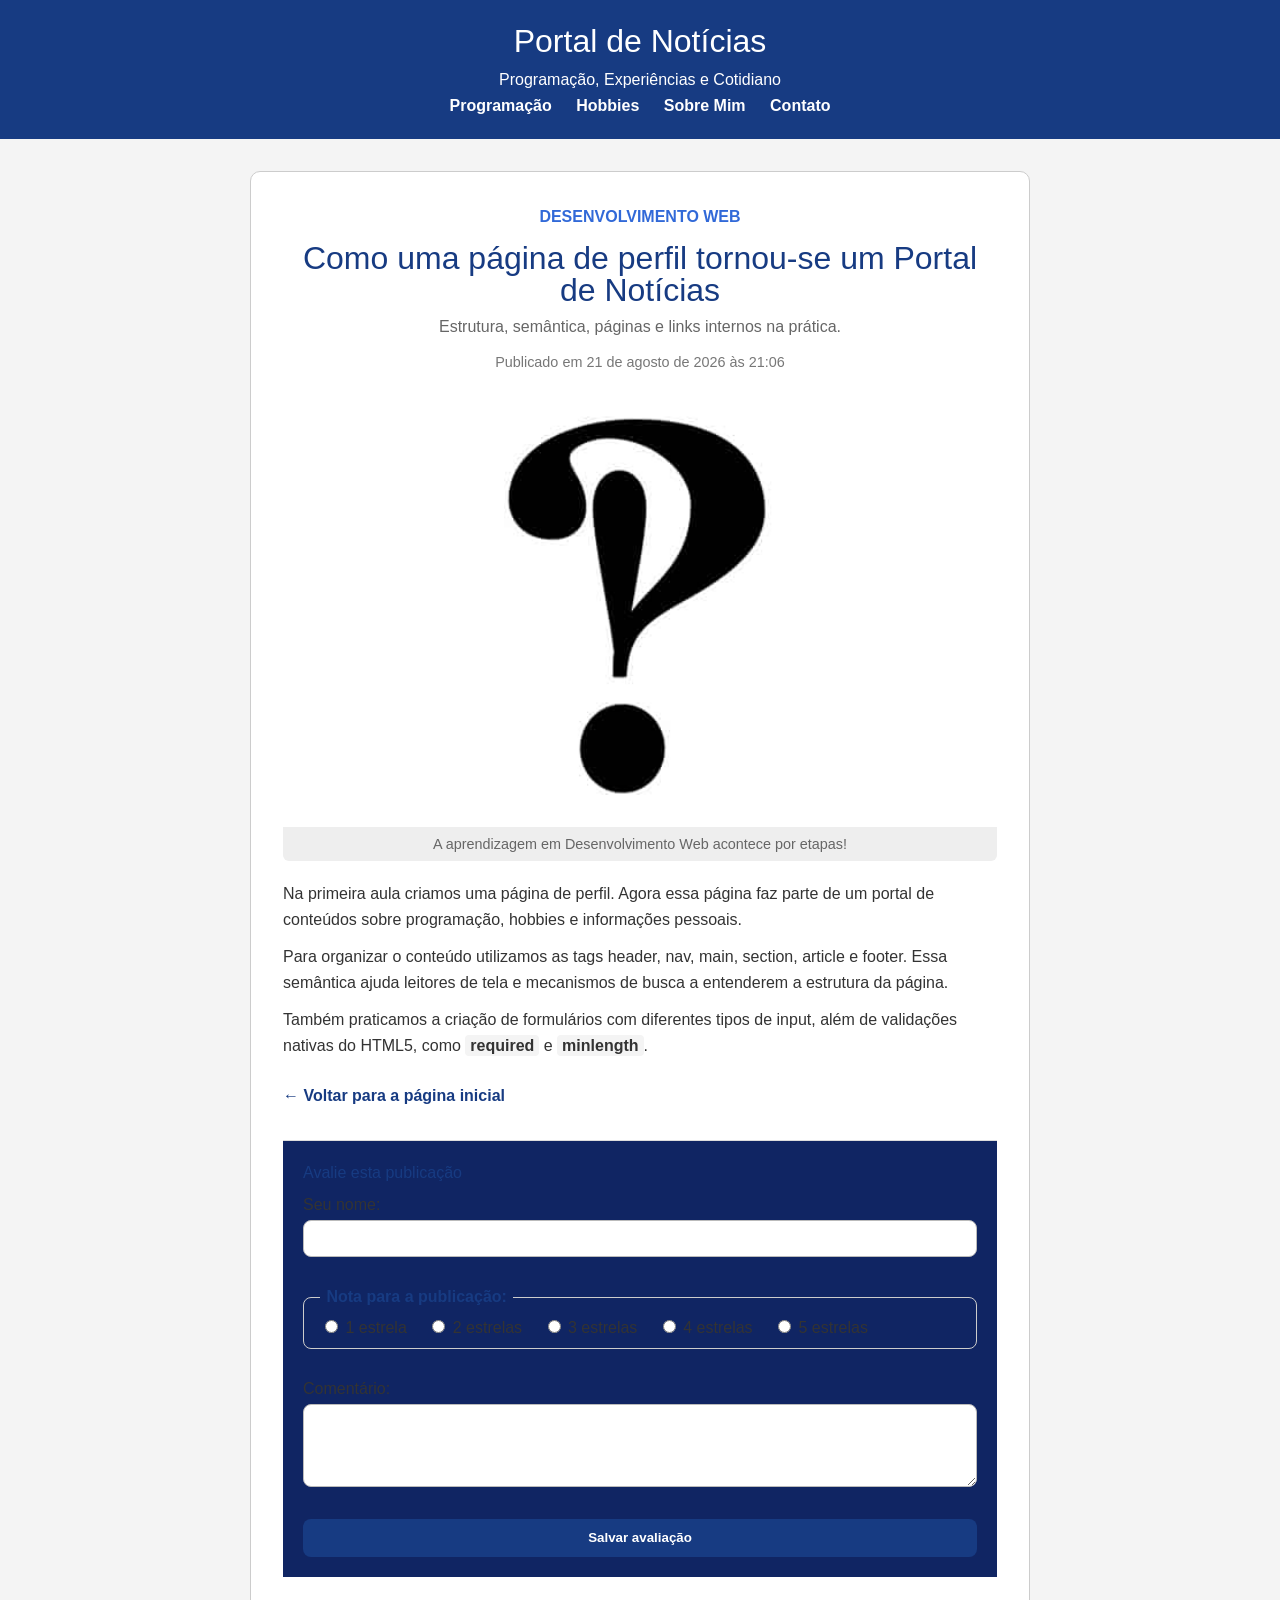
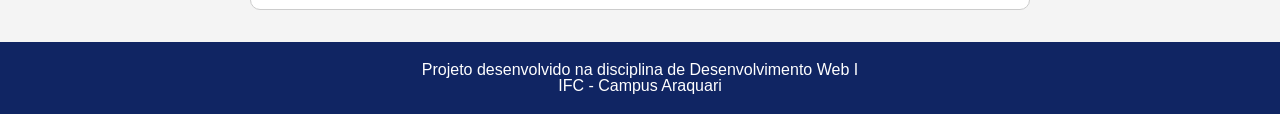
<file: noticias/noticia-html.html>
<!doctype html>
<html lang="pt-BR">
  <head>
    <meta charset="UTF-8" />
    <meta name="viewport" content="width=device-width, initial-scale=1.0" />
    <title>Notícia — HTML | Portal de Notícias</title>
    <link rel="stylesheet" href="../css/reset.css" />
    <link rel="stylesheet" href="../css/global.css" />
    <link rel="stylesheet" href="../css/style.css" />
    <link rel="stylesheet" href="../css/noticia.css" />
  </head>

  <body>
    <header>
      <h1>Portal de Notícias</h1>
      <p>Programação, Experiências e Cotidiano</p>

      <nav>
        <ul>
          <li><a href="../index.html">Programação</a></li>
          <li><a href="../hobbies.html">Hobbies</a></li>
          <li><a href="../perfil.html">Sobre Mim</a></li>
          <li><a href="../contato.html">Contato</a></li>
        </ul>
      </nav>
    </header>

    <main class="pagina-noticia">
      <article class="noticia-completa">
        <header>
          <p class="categoria">Desenvolvimento Web</p>
          <h2>Como uma página de perfil tornou-se um Portal de Notícias</h2>
          <p class="subtitulo">
            Estrutura, semântica, páginas e links internos na prática.
          </p>
          <p class="data-publicacao">
            Publicado em
            <time datetime="2026-08-21T21:06"
              >21 de agosto de 2026 às 21:06</time
            >
          </p>
        </header>

        <figure class="imagem-publicacao">
          <img src="../img/interrobang.jpg" alt="Símbolo interrobang" />
          <figcaption>
            A aprendizagem em Desenvolvimento Web acontece por etapas!
          </figcaption>
        </figure>

        <p>
          Na primeira aula criamos uma página de perfil. Agora essa página faz
          parte de um portal de conteúdos sobre programação, hobbies e
          informações pessoais.
        </p>

        <p>
          Para organizar o conteúdo utilizamos as tags
          <strong>header</strong>, <strong>nav</strong>,
          <strong>main</strong>, <strong>section</strong>,
          <strong>article</strong> e <strong>footer</strong>. Essa semântica
          ajuda leitores de tela e mecanismos de busca a entenderem a estrutura
          da página.
        </p>

        <p>
          Também praticamos a criação de formulários com diferentes tipos de
          <em>input</em>, além de validações nativas do HTML5, como
          <code>required</code> e <code>minlength</code>.
        </p>

        <p class="voltar">
          <a href="../index.html">← Voltar para a página inicial</a>
        </p>

        <footer class="avaliacao">
          <h2>Avalie esta publicação</h2>

          <form method="post" action="#">
            <div class="campo">
              <label for="nome-avaliacao">Seu nome:</label>
              <input
                type="text"
                id="nome-avaliacao"
                name="nome-avaliacao"
                required
                minlength="3"
                maxlength="60"
              />
            </div>

            <fieldset>
              <legend>Nota para a publicação:</legend>

              <label>
                <input type="radio" name="nota" value="1" required /> 1 estrela
              </label>
              <label>
                <input type="radio" name="nota" value="2" /> 2 estrelas
              </label>
              <label>
                <input type="radio" name="nota" value="3" /> 3 estrelas
              </label>
              <label>
                <input type="radio" name="nota" value="4" /> 4 estrelas
              </label>
              <label>
                <input type="radio" name="nota" value="5" /> 5 estrelas
              </label>
            </fieldset>

            <div class="campo">
              <label for="comentario">Comentário:</label>
              <textarea
                id="comentario"
                name="comentario"
                rows="4"
                required
                minlength="10"
                maxlength="500"
              ></textarea>
            </div>

            <button type="submit">Salvar avaliação</button>
          </form>
        </footer>
      </article>
    </main>

    <footer>
      <p>Projeto desenvolvido na disciplina de Desenvolvimento Web I</p>
      <p>IFC - Campus Araquari</p>
    </footer>
  </body>
</html>
</file>
<file: css/global.css>
/* ===== Variáveis globais ===== */
:root {
  --cor-primaria: #173b82;
  --cor-primaria-escura: #102563;
  --cor-destaque: #ffb703;
  --cor-fundo: #f4f4f4;
  --cor-texto: #333;
  --cor-borda: #ccc;
  --cor-cartao: #ffffff;
  --raio: 8px;
  --espaco: 1rem;
}

*,
*::before,
*::after {
  box-sizing: border-box;
}

body {
  margin: 0;
  background-color: var(--cor-fundo);
  color: var(--cor-texto);
  font-family: Arial, Helvetica, sans-serif;
}

body > header {
  background-color: var(--cor-primaria);
  color: #fff;
  text-align: center;
  padding: 25px;
}

body > header > h1 {
  font-size: 2em;
  margin-bottom: 5px;
}

body > header > p {
  padding: 10px;
}

/* Menu */
nav > ul {
  padding: 0;
  list-style: none;
}

nav li {
  display: inline;
  margin: 10px;
}

nav a {
  color: #fff;
  text-decoration: none;
  font-weight: bold;
}

nav a:hover,
nav a:focus-visible {
  text-decoration: underline;
  color: yellow;
}

nav a[aria-current="page"] {
  color: yellow;
  text-decoration: underline;
}

body footer {
  background-color: var(--cor-primaria-escura);
  color: #fff;
  padding: 20px;
  text-align: center;
}

/* ===== Formulários (global) ===== */
form .campo {
  display: flex;
  flex-direction: column;
  gap: 0.4rem;
  margin-bottom: 1rem;
}

input,
select,
textarea {
  padding: 0.55rem 0.7rem;
  border: 1px solid #bbb;
  border-radius: var(--raio);
  font: inherit;
  background-color: #fff;
}

input:focus-visible,
select:focus-visible,
textarea:focus-visible,
button:focus-visible {
  outline: 3px solid var(--cor-destaque);
  outline-offset: 2px;
}

fieldset {
  border: 1px solid var(--cor-borda);
  border-radius: var(--raio);
  padding: 0.75rem 1rem;
  margin-bottom: 1rem;
}

legend {
  font-weight: bold;
  color: var(--cor-primaria);
  padding: 0 0.4rem;
}

button {
  padding: 0.7rem 1.2rem;
  background-color: var(--cor-primaria);
  color: #fff;
  border: none;
  border-radius: var(--raio);
  font-weight: bold;
  cursor: pointer;
  transition: background-color 0.2s;
}

button:hover {
  background-color: var(--cor-primaria-escura);
}
</file>
<file: css/style.css>
main {
  max-width: 960px;
  margin: 30px auto;
  padding: 0 20px;
}

main > section {
  border: 1px solid orange;
  border-radius: 10px;
  margin: 15px 0;
}

article {
  background-color: var(--cor-cartao, #ffffff);
  border: 1px solid #cccccc;
  border-radius: 10px;
  padding: 25px;
}

article header {
  margin-bottom: 20px;
  text-align: center;
}

article header h3 {
  color: var(--cor-primaria, #173b82);
  font-size: 26px;
  margin: 10px 0;
}

article p {
  line-height: 1.6;
  margin-bottom: 12px;
}

/* Tags de código dentro do texto */
article code {
  background-color: #f4f4f4;
  padding: 2px 5px;
  border-radius: 4px;
  font-weight: bold;
}

/* Figura e Imagem */
.imagem-publicacao {
  margin: 20px 0;
}

.imagem-publicacao img {
  display: block;
  width: 100%;
  height: auto;
  border-radius: 6px 6px 0 0;
}

.imagem-publicacao figcaption {
  background-color: #eee;
  color: #666;
  font-size: 0.9em;
  padding: 10px;
  text-align: center;
  border-radius: 0 0 6px 6px;
}

.categoria {
  color: #3169d8;
  font-weight: bold;
  text-transform: uppercase;
}

.subtitulo {
  color: #666;
  font-size: 16px;
}

article footer {
  border-top: 1px solid #ddd;
  color: #666;
  font-size: 14px;
  margin-top: 20px;
  padding-top: 10px;
}

article footer a {
  display: inline-block;
  margin-top: 0.5rem;
  color: var(--cor-primaria, #173b82);
  font-weight: bold;
  text-decoration: none;
}

article footer a:hover,
article footer a:focus-visible {
  text-decoration: underline;
}

/* ===== Filtro de notícias (home) ===== */
.filtro-noticias {
  background-color: #fff;
  border: 1px solid var(--cor-borda, #ccc);
  border-radius: 10px;
  padding: 1.5rem;
  margin: 15px 0;
}

.filtro-noticias h2 {
  color: var(--cor-primaria, #173b82);
  margin-bottom: 1rem;
  font-size: 1.3rem;
}

.filtro-noticias form {
  display: flex;
  flex-wrap: wrap;
  gap: 1rem;
  align-items: flex-end;
}

.filtro-noticias .campo {
  flex: 1 1 200px;
  display: flex;
  flex-direction: column;
  gap: 0.4rem;
}

.filtro-noticias button {
  flex: 0 0 auto;
}

@media (max-width: 520px) {
  .filtro-noticias form {
    flex-direction: column;
    align-items: stretch;
  }
}
</file>
<file: css/contato.css>
.pagina-contato {
  width: 90%;
  max-width: 760px;
  margin: 2rem auto;
}

.contato {
  padding: 2rem;
  background-color: #fff;
  border: 1px solid var(--cor-borda, #ccc);
  border-radius: var(--raio, 8px);
}

.contato > header {
  margin-bottom: 2rem;
}

.contato > header h1 {
  font-size: 2rem;
  margin-top: 0.75rem;
  color: var(--cor-primaria, #173b82);
}

.contato form {
  display: flex;
  flex-direction: column;
  gap: 1.25rem;
}

.contato .campo {
  display: flex;
  flex-direction: column;
  gap: 0.4rem;
}

.contato textarea {
  resize: vertical;
}

.contato fieldset {
  border: 1px solid var(--cor-borda, #ccc);
  border-radius: var(--raio, 8px);
  padding: 0.75rem 1rem;
}

.contato fieldset label {
  display: inline-block;
  margin-right: 1rem;
}

@media (max-width: 520px) {
  .contato fieldset label {
    display: block;
    margin-right: 0;
    margin-bottom: 0.4rem;
  }
}
</file>
<file: css/hobbies.css>
.container {
  width: 90%;
  max-width: 1200px;
  margin: 0 auto;
  padding: 2rem 0;
}

.introducao-hobbies {
  margin-bottom: 2rem;
  text-align: center;
}

.introducao-hobbies h2 {
  margin-bottom: 0.75rem;
  font-size: 2rem;
}

.introducao-hobbies p {
  max-width: 700px;
  margin: 0 auto;
  line-height: 1.6;
}

.titulo-galeria {
  flex-basis: 100%;
  margin-bottom: 0.5rem;
  font-size: 1.5rem;
}

.galeria-hobbies {
  display: flex;
  flex-wrap: wrap;
  gap: 1.5rem;
  align-items: stretch;
}

.cartao-hobby {
  flex: 1 1 280px;
  overflow: hidden;
  border: 1px solid #d8d8d8;
  border-radius: 0.75rem;
  background-color: #fff;
  box-shadow: 0 4px 10px rgba(0, 0, 0, 0.1);
  display: flex;
  flex-direction: column;
}

.cartao-hobby figure {
  margin: 0;
}

.cartao-hobby img {
  display: block;
  width: 100%;
  height: 220px;
  object-fit: cover;
}

.cartao-hobby figcaption {
  padding: 0.5rem 1rem;
  background-color: #f1f1f1;
  color: #555;
  font-size: 0.875rem;
}

.conteudo-cartao {
  padding: 1.25rem;
  display: flex;
  flex-direction: column;
  flex-grow: 1;
}

.conteudo-cartao h3 {
  margin-bottom: 0.75rem;
  font-size: 1.4rem;
}

.conteudo-cartao p {
  line-height: 1.6;
}

.data-publicacao {
  margin-top: auto;
  padding-top: 1rem;
  color: #666;
  font-size: 0.875rem;
}

.sugestao-hobby {
  margin-top: 2.5rem;
  padding: 1.5rem;
  background-color: #fff;
  border: 1px solid #d8d8d8;
  border-radius: 0.75rem;
  box-shadow: 0 4px 10px rgba(0, 0, 0, 0.08);
}

.sugestao-hobby h2 {
  margin-bottom: 1rem;
  font-size: 1.5rem;
  color: #173b82;
}

@media (max-width: 520px) {
  .sugestao-hobby {
    padding: 1rem;
  }

  .container {
    padding: 1rem 0;
  }

  .introducao-hobbies h2 {
    font-size: 1.5rem;
  }

  .titulo-galeria {
    font-size: 1.25rem;
  }

  .conteudo-cartao h3 {
    font-size: 1.2rem;
  }
}
</file>
<file: css/perfil.css>
/* Estilos específicos para a página de perfil */

.main-perfil {
    max-width: 1000px;
    margin: 2rem auto;
    padding: 0 1rem;
    display: flex;
    flex-direction: column;
    gap: 1.5rem;
}

/* Cartão do Topo (Capa e Informações Pessoais) */
.card-perfil-topo {
    background-color: #ffffff;
    border-radius: 8px;
    box-shadow: 0 4px 6px rgba(0, 0, 0, 0.05);
    overflow: hidden;
    display: flex;
    flex-direction: column;
}

.container-capa {
    width: 100%;
    height: 200px;
    overflow: hidden;
}

.imagem-capa {
    width: 100%;
    height: 100%;
    object-fit: cover;
}

.container-info-principal {
    display: flex;
    flex-wrap: wrap;
    gap: 1.5rem;
    padding: 1.5rem;
    align-items: flex-start;
    position: relative;
    margin-top: -60px; /* Sobrepõe levemente a capa */
}

.figura-avatar {
    width: 120px;
    height: 120px;
    border-radius: 50%;
    overflow: hidden;
    border: 4px solid #ffffff;
    box-shadow: 0 2px 4px rgba(0, 0, 0, 0.1);
    background-color: #fff;
    flex-shrink: 0;
}

.imagem-avatar {
    width: 100%;
    height: 100%;
    object-fit: cover;
}

.informacoes-perfil {
    display: flex;
    flex-direction: column;
    gap: 0.5rem;
    flex-grow: 1;
    padding-top: 50px; /* Ajuste devido ao deslocamento do avatar em telas maiores */
}

.informacoes-perfil h2 {
    font-size: 1.8rem;
    color: #333333;
}

.area-atuacao {
    font-weight: 600;
    color: #555555;
}

.localizacao {
    color: #777777;
    font-size: 0.95rem;
}

/* Layout de Duas Colunas */
.container-colunas {
    display: flex;
    flex-wrap: wrap;
    gap: 1.5rem;
}

.coluna-principal {
    flex: 2;
    min-width: 280px;
    display: flex;
    flex-direction: column;
    gap: 1.5rem;
}

.coluna-lateral {
    flex: 1;
    min-width: 250px;
    display: flex;
    flex-direction: column;
    gap: 1.5rem;
}

/* Estilização dos Cartões */
.card {
    background-color: #ffffff;
    border-radius: 8px;
    padding: 1.5rem;
    box-shadow: 0 2px 4px rgba(0, 0, 0, 0.05);
    display: flex;
    flex-direction: column;
    gap: 1rem;
}

.card h3 {
    font-size: 1.3rem;
    color: #222222;
    border-bottom: 2px solid #f0f0f0;
    padding-bottom: 0.5rem;
}

/* Badges e Tags com span */
.badges-tecnologias, .lista-tags {
    display: flex;
    flex-wrap: wrap;
    gap: 0.5rem;
    margin-top: 0.5rem;
}

.badges-tecnologias span, .lista-tags span {
    background-color: #e9ecef;
    color: #495057;
    padding: 0.3rem 0.8rem;
    border-radius: 20px;
    font-size: 0.85rem;
    font-weight: 500;
}

/* Responsividade adicional */
@media (max-width: 768px) {
    .container-info-principal {
        margin-top: 0;
        flex-direction: column;
        align-items: center;
        text-align: center;
    }

    .informacoes-perfil {
        padding-top: 0;
        align-items: center;
    }
}
</file>
<file: css/noticia.css>
.pagina-noticia {
  width: 90%;
  max-width: 820px;
  margin: 2rem auto;
}

.noticia-completa {
  background-color: var(--cor-cartao, #fff);
  border: 1px solid var(--cor-borda, #ccc);
  border-radius: 10px;
  padding: 2rem;
}

.noticia-completa > header {
  text-align: center;
  margin-bottom: 1.5rem;
}

.noticia-completa > header h2 {
  color: var(--cor-primaria, #173b82);
  font-size: 2rem;
  margin: 0.5rem 0;
}

.noticia-completa .subtitulo {
  color: #666;
  font-size: 1rem;
}

.noticia-completa .data-publicacao {
  color: #777;
  font-size: 0.9rem;
  margin-top: 0.5rem;
}

.voltar {
  margin-top: 1.5rem;
}

.voltar a {
  color: var(--cor-primaria, #173b82);
  font-weight: bold;
  text-decoration: none;
}

.voltar a:hover,
.voltar a:focus-visible {
  text-decoration: underline;
}

/* Formulário de avaliação — sobrescreve o article footer padrão */
.noticia-completa footer.avaliacao {
  margin-top: 2rem;
  padding-top: 1.5rem;
  border-top: 1px solid #ddd;
  color: var(--cor-texto, #333);
  font-size: 1rem;
  text-align: left;
}

.avaliacao h2 {
  color: var(--cor-primaria, #173b82);
  margin-bottom: 1rem;
}

.avaliacao form {
  display: flex;
  flex-direction: column;
  gap: 1rem;
}

.avaliacao fieldset {
  border: 1px solid var(--cor-borda, #ccc);
  border-radius: var(--raio, 8px);
  padding: 0.75rem 1rem;
}

.avaliacao legend {
  font-weight: bold;
  color: var(--cor-primaria, #173b82);
  padding: 0 0.4rem;
}

.avaliacao label {
  display: inline-block;
  margin-right: 1rem;
}

/* Responsividade */
@media (max-width: 520px) {
  .noticia-completa {
    padding: 1.25rem;
  }

  .noticia-completa > header h2 {
    font-size: 1.5rem;
  }

  .avaliacao label {
    display: block;
    margin-right: 0;
    margin-bottom: 0.35rem;
  }
}
</file>
